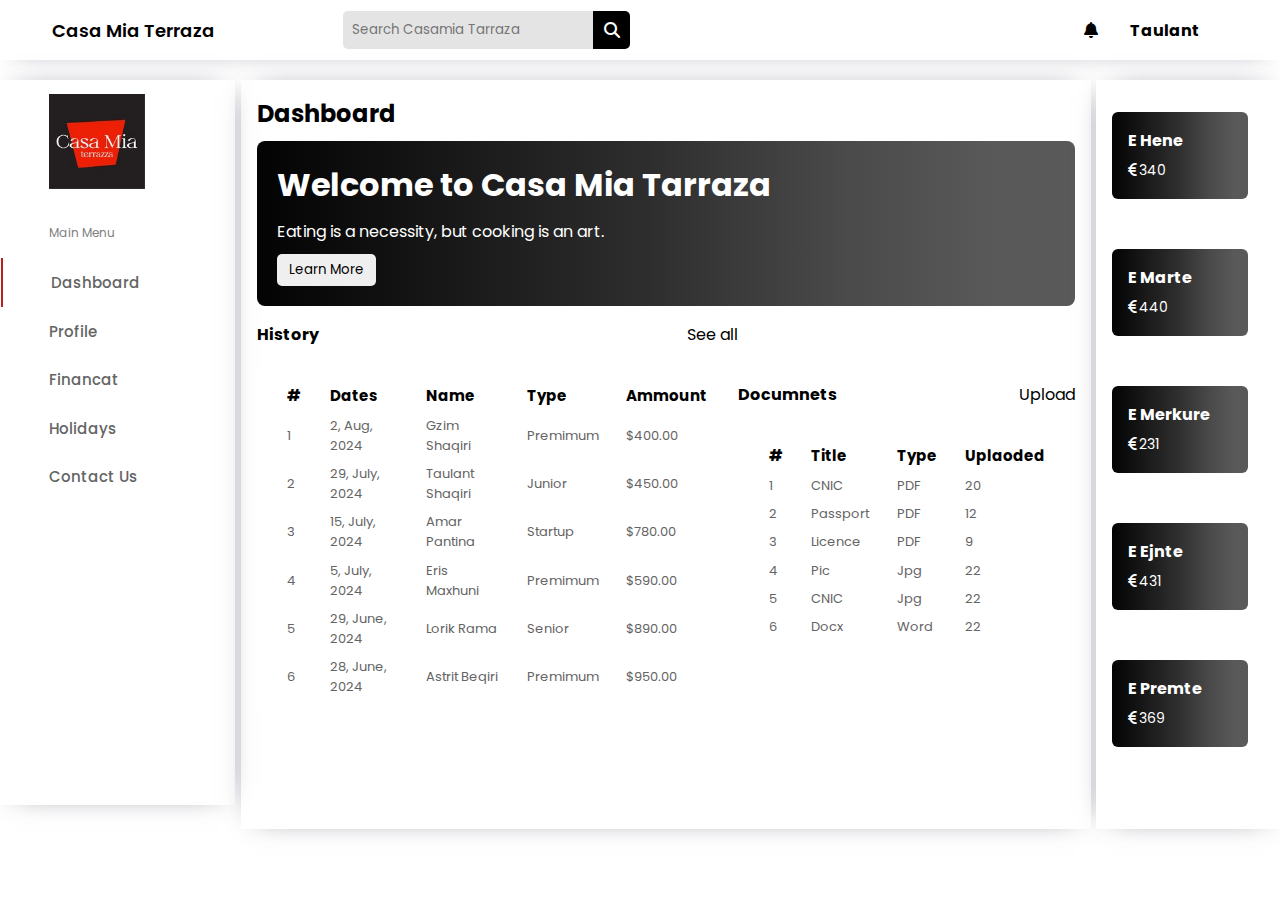
<file: index.html>
<!DOCTYPE html>
<html lang="en">
  <head>
    <meta charset="UTF-8" />
    <meta name="viewport" content="width=device-width, initial-scale=1.0" />
    <title>Casa Mia Terraza</title>
    <link rel="stylesheet" href="style.css" />
    <link rel="shortcut icon" type="x-icon" href="logo.jpg" />
    <link rel="preconnect" href="https://fonts.googleapis.com" />
    <link rel="preconnect" href="https://fonts.gstatic.com" crossorigin />
    <link
      href="https://fonts.googleapis.com/css2?family=Poppins:ital,wght@0,100;0,200;0,300;0,400;0,500;0,600;0,700;0,800;0,900;1,100;1,200;1,300;1,400;1,500;1,600;1,700;1,800;1,900&display=swap"
      rel="stylesheet"
    />
    <link
      rel="stylesheet"
      href="https://cdnjs.cloudflare.com/ajax/libs/font-awesome/6.2.0/css/all.min.css"
    />
  </head>
  <body>
    <header class="header">
      <div class="logo">
        <a href="#">Casa Mia Terraza</a>

        <div class="big-serach">
          <div class="search_box">
            <input
              type="text"
              id="filter"
              placeholder="Search Casamia Tarraza"
            />
            <i class="fa-sharp fa-solid fa-magnifying-glass"></i>
          </div>
          <div class="result-box">
            <ul>
              <li><a href="#" class="active">Dashboard</a></li>
              <li><a href="profile.html">Profile</a></li>
              <li><a href="finance.html">Financat</a></li>
              <li><a href="holiday.html">Holidays</a></li>
              <li><a href="contactus.html">Contact Us</a></li>
            </ul>
          </div>
        </div>
      </div>

      <div class="header-icons">
        <i class="fas fa-bell"></i>
        <div class="account">
          <h4 id="name">Taulant</h4>
          <i onclick="display()" id="burger-m" class="fa-solid fa-bars"></i>
        </div>
      </div>

      <!-- beofre -->

      <div class="visable">
        <div class="closing">

          <nav>
        
            <div class="vside_navbar">
              <a onclick="display1()"><img src="logo.jpg" alt="" width="70%" /></a>
              <span>Main Menu</span>
              <a href="#" class="active">Dashboard</a>
              <a href="profile.html">Profile</a>
              <a href="finance.html">Financat</a>
              <a href="holiday.html">Holidays</a>
    
              <a href="contactus.html">Contact Us</a>
            </div>
          </nav>
      
      
      </div>
        
      </div>


      <!-- before -->



    </header>
    <div class="container">
      <nav>
        
        <div class="side_navbar">
          <a href=""><img src="logo.jpg" alt="" width="70%" /></a>
          <span>Main Menu</span>
          <a href="#" class="active">Dashboard</a>
          <a href="profile.html">Profile</a>
          <a href="finance.html">Financat</a>
          <a href="holiday.html">Holidays</a>

          <a href="contactus.html">Contact Us</a>
        </div>
      </nav>

      <div class="main-body">
        <h2>Dashboard</h2>
        <div class="promo_card">
          <h1>Welcome to Casa Mia Tarraza</h1>
          <span>Eating is a necessity, but cooking is an art.</span>
          <a href="finance.html"><button>Learn More</button></a>
        </div>

        <div class="history_lists">
          <div class="list1">
            <div class="row">
              <h4>History</h4>
              <a id="remove" href="#">See all</a>
            </div>
            <table>
              <thead>
                <tr>
                  <th>#</th>
                  <th>Dates</th>
                  <th>Name</th>
                  <th>Type</th>
                  <th>Ammount</th>
                </tr>
              </thead>
              <tbody>
                <tr>
                  <td>1</td>
                  <td>2, Aug, 2024</td>
                  <td>Gzim Shaqiri</td>
                  <td>Premimum</td>
                  <td>$400.00</td>
                </tr>
                <tr>
                  <td>2</td>
                  <td>29, July, 2024</td>
                  <td>Taulant Shaqiri</td>
                  <td>Junior</td>
                  <td>$450.00</td>
                </tr>
                <tr>
                  <td>3</td>
                  <td>15, July, 2024</td>
                  <td>Amar Pantina</td>
                  <td>Startup</td>
                  <td>$780.00</td>
                </tr>
                <tr>
                  <td>4</td>
                  <td>5, July, 2024</td>
                  <td>Eris Maxhuni</td>
                  <td>Premimum</td>
                  <td>$590.00</td>
                </tr>
                <tr>
                  <td>5</td>
                  <td>29, June, 2024</td>
                  <td>Lorik Rama</td>
                  <td>Senior</td>
                  <td>$890.00</td>
                </tr>
                <tr>
                  <td>6</td>
                  <td>28, June, 2024</td>
                  <td>Astrit Beqiri</td>
                  <td>Premimum</td>
                  <td>$950.00</td>
                </tr>
              </tbody>
            </table>
          </div>

          <div class="list2">
            <div class="row">
              <h4>Documnets</h4>
              <a href="#">Upload</a>
            </div>
            <table>
              <thead>
                <tr>
                  <th>#</th>
                  <th>Title</th>
                  <th>Type</th>
                  <th>Uplaoded</th>
                </tr>
              </thead>
              <tbody>
                <tr>
                  <td>1</td>
                  <td>CNIC</td>
                  <td>PDF</td>
                  <td>20</td>
                </tr>
                <tr>
                  <td>2</td>
                  <td>Passport</td>
                  <td>PDF</td>
                  <td>12</td>
                </tr>
                <tr>
                  <td>3</td>
                  <td>Licence</td>
                  <td>PDF</td>
                  <td>9</td>
                </tr>
                <tr>
                  <td>4</td>
                  <td>Pic</td>
                  <td>Jpg</td>
                  <td>22</td>
                </tr>
                <tr>
                  <td>5</td>
                  <td>CNIC</td>
                  <td>Jpg</td>
                  <td>22</td>
                </tr>
                <tr>
                  <td>6</td>
                  <td>Docx</td>
                  <td>Word</td>
                  <td>22</td>
                </tr>
              </tbody>
            </table>
          </div>
        </div>
      </div>

      <div class="sidebar">
        <div class="balance">
          <div class="info">
            <h5>E Hene</h5>
            <span><i class="fas fa-euro"></i>340</span>
          </div>
        </div>

        <div class="balance">
          <div class="info">
            <h5>E Marte</h5>
            <span><i class="fas fa-euro"></i>440</span>
          </div>
        </div>

        <div class="balance">
          <div class="info">
            <h5>E Merkure</h5>
            <span><i class="fas fa-euro"></i>231</span>
          </div>
        </div>

        <div class="balance">
          <div class="info">
            <h5>E Ejnte</h5>
            <span><i class="fas fa-euro"></i>431</span>
          </div>
        </div>

        <div class="balance">
          <div class="info">
            <h5>E Premte</h5>
            <span><i class="fas fa-euro"></i>369</span>
          </div>
        </div>
      </div>
    </div>
  </body>

  <script src="searchbar.js"></script>
  <script src="profile.js"></script>
</html>
</file>
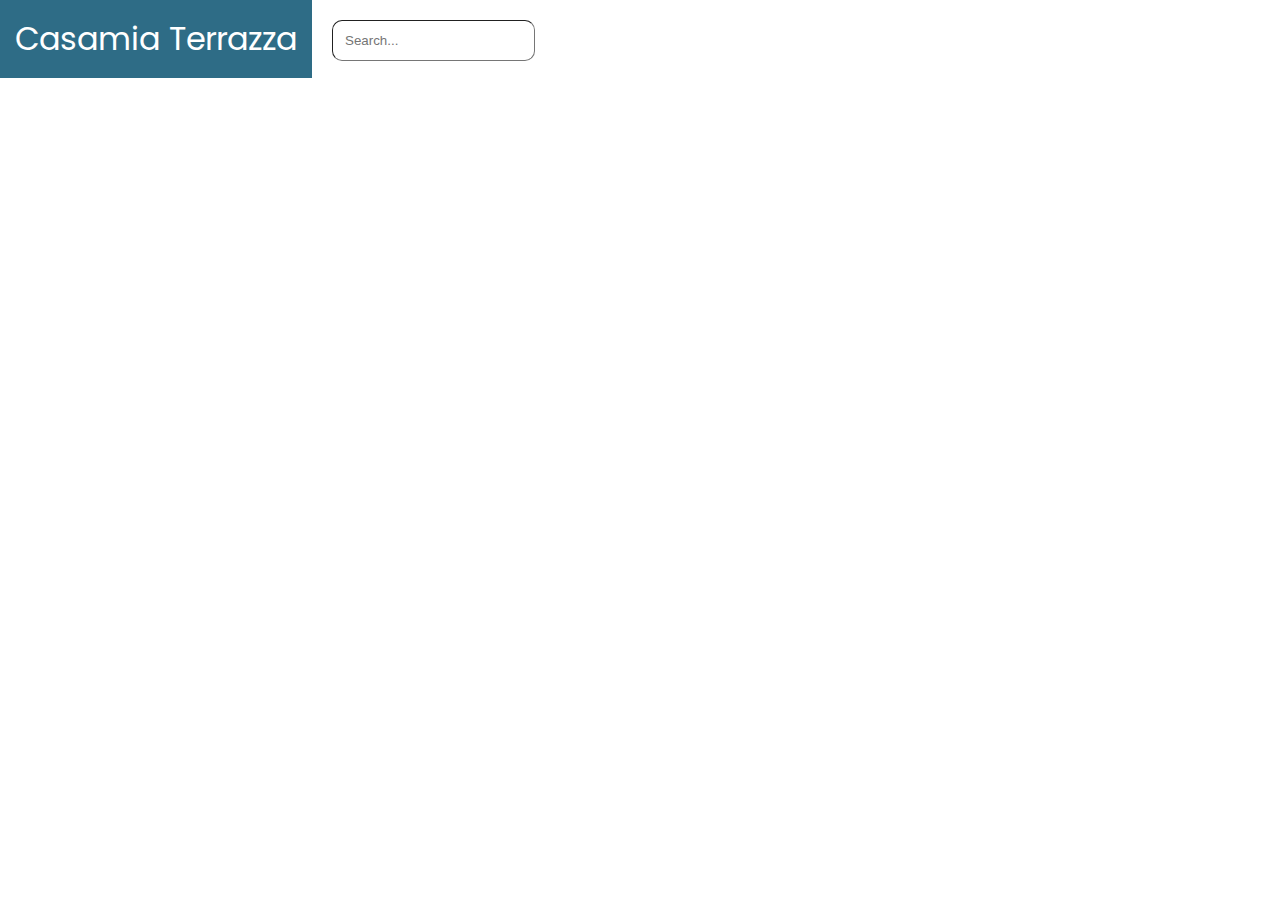
<file: casa.html>
<!DOCTYPE html>
<html lang="en">
  <head>
    <link rel="shortcut icon" type="x-icon" href="logo.jpg" />
    <meta charset="UTF-8" />
    <meta name="viewport" content="width=device-width, initial-scale=1.0" />
    <title>Casamia Terrazza</title>
    <link rel="stylesheet" href="casa.css" />

    <link rel="preconnect" href="https://fonts.googleapis.com" />
    <link rel="preconnect" href="https://fonts.gstatic.com" crossorigin />
    <link
      href="https://fonts.googleapis.com/css2?family=Playfair+Display:ital,wght@0,400..900;1,400..900&family=Poppins:ital,wght@0,100;0,200;0,300;0,400;0,500;0,600;0,700;0,800;0,900;1,100;1,200;1,300;1,400;1,500;1,600;1,700;1,800;1,900&display=swap"
      rel="stylesheet"
    />
  </head>
  <body>
    <div class="first-content">
      <div class="side-bar">
        <div class="content-logo">
          <div class="logo">
            <h1>Casamia Terrazza</h1>
          </div>
        </div>
      </div>

      <div class="search-bar">
        <input type="text" placeholder="Search..." />
      </div>
    </div>
  </body>
</html>
</file>
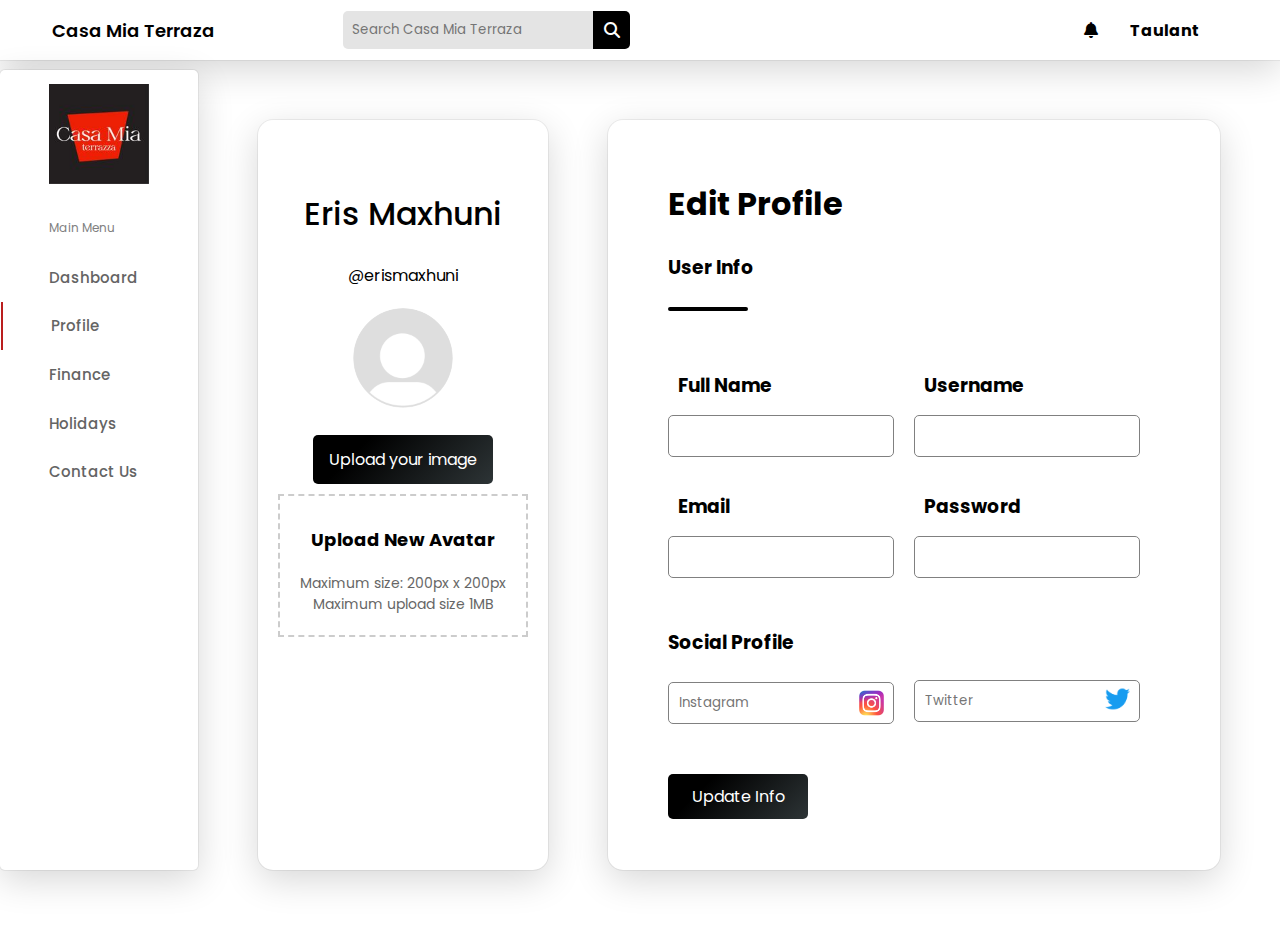
<file: profile.html>
<!DOCTYPE html>
<html lang="en">
  <head>
    <link rel="shortcut icon" type="x-icon" href="logo.jpg" />
    <meta charset="UTF-8" />
    <meta name="viewport" content="width=device-width, initial-scale=1.0" />
    <link rel="stylesheet" href="profile.css" />
    <link rel="preconnect" href="https://fonts.googleapis.com" />
    <link rel="preconnect" href="https://fonts.gstatic.com" crossorigin />
<meta name="viewport" content="width=device-width, initial-scale=1.0" />
    <link
      href="https://fonts.googleapis.com/css2?family=Poppins:ital,wght@0,100;0,200;0,300;0,400;0,500;0,600;0,700;0,800;0,900;1,100;1,200;1,300;1,400;1,500;1,600;1,700;1,800;1,900&display=swap"
      rel="stylesheet"
    />
    <link
      rel="stylesheet"
      href="https://cdnjs.cloudflare.com/ajax/libs/font-awesome/6.2.0/css/all.min.css"
    />
    <title>Casa Mia Terraza</title>
  </head>
  <body>
    <header class="header">
      <div class="logo">
        <a href="#">Casa Mia Terraza</a>
        <div class="big-search">
          <div class="search_box">
            <input
              type="text"
              id="filter"
              placeholder="Search Casa Mia Terraza"
            />
            <i class="fas fa-search"></i>
          </div>
          <div class="result-box">
            <ul>
              <li><a href="index.html" class="active">Dashboard</a></li>
              <li><a href="profile.html">Profile</a></li>
              <li><a href="finance.html">Finance</a></li>
              <li><a href="holiday.html">Holidays</a></li>
              <li><a href="contactus.html">Contact Us</a></li>
            </ul>
          </div>
        </div>
      </div>
      <div class="header-icons">
        <i class="fas fa-bell"></i>
        <div class="account">
          <h4 id="name">Taulant</h4>
        </div>
        <!-- Burger Menu Icon -->
        <div class="burger-menu">
          <div class="bar"></div>
          <div class="bar"></div>
          <div class="bar"></div>
        </div>
      </div>
    </header>
    
    <div class="container">
      <nav class="side_navbar">
        <!-- Changed div to nav -->
        <a href=""><img src="logo.jpg" alt="" width="100%" /></a>
        <span>Main Menu</span>
        <a href="index.html">Dashboard</a>
        <a href="profile.html" class="active">Profile</a>
        <a href="finance.html">Finance</a>
        <!-- Changed Finacat to Finance -->
        <a href="holiday.html">Holidays</a>
        <a href="contactus.html">Contact Us</a>
      </nav>
      <div class="hero">
        <div class="karta">
          <div class="card">
            <br /><br />
            <h1 id="profile-name">Eris Maxhuni</h1>
            <br />
            <p id="profile-username">@erismaxhuni</p>
            <img src="Default_pfp.svg.png" id="profile-pic" />
            <form id="upload-form" enctype="multipart/form-data">
              <div class="llabella">
                <label for="input-file">Upload your image</label>
              </div>
              <div class="duhetmezhduk">
                <input
                  type="file"
                  accept="image/jpeg, image/png, image/jpg"
                  id="input-file"
                  name="fileToUpload"
                />
                <input type="submit" value="Upload Image" id="upload-button" />
              </div>
              <div class="upload-box">
                <label for="avatarInput" class="upload-label"
                  >Upload New Avatar</label
                >
                <input
                  type="file"
                  id="avatarInput"
                  accept="image/*"
                  class="hidden-input"
                />
                <div class="upload-info">
                  Maximum size: 200px x 200px Maximum upload size 1MB
                </div>
              </div>
            </form>
          </div>
        </div>
        <div class="EditProfile">
          <div class="h1shi">
            <h1>Edit Profile</h1>
            <br />
          </div>
          <div class="userinfo">
            <h3>User Info</h3>
            <br />
            <hr />
            <br /><br />
          </div>
          <div class="container">
            <div class="allinformation">
              <label for="fullname"><h3>Full Name</h3></label>
              <input
                type="text"
                id="fullname"
                name="fullname"
                class="save-input"
              /><br /><br />
              <label for="password"><h3>Email</h3></label>
              <input
                type="email"
                id="password"
                name="password"
                class="save-input"
              /><br /><br />

              <br />
              <h3>Social Profile</h3>
              <br />
              <div class="social-input">
                <input
                  type="text"
                  id="instagram"
                  name="instagram"
                  placeholder="Instagram"
                  class="save-input"
                />
                <span class="icon instagram"></span>
              </div>
            </div>
            <div class="allinformation1">
              <label for="fullname1"><h3>Username</h3></label>
              <input
                type="text"
                id="fullname1"
                name="fullname1"
                class="save-input"
              /><br /><br />
              <label for="password1"><h3>Password</h3></label>
              <input
                type="password"
                id="password1"
                name="password1"
                class="save-input"
              /><br /><br />
              <br /><br /><br />
              <div class="social-input">
                <div class="twiti">
                  <input
                    type="text"
                    id="twitter"
                    name="twitter"
                    placeholder="Twitter"
                    class="save-input"
                  />
                  <span class="icon twitter"></span>
                </div>
              </div>
            </div>
          </div>
          <br />
          <br />
          <button class="creative-button" id="updateButton">Update Info</button>
        </div>
      </div>
    </div>
  </body>
   <script src="profile.js"></script>
    <script src="editprofile.js"></script>
    <script src="searchbar.js"></script>
</html>
</file>
<file: style.css>
* {
  margin: 0;
  padding: 0;
  border: none;
  outline: none;
  text-decoration: none;
  box-sizing: border-box;
  font-family: "Poppins", sans-serif;
}


.visable {
  height: 100vh;
  position: fixed;
  top: 0;
  right: -35%; 
  width: 31%;
  background-color: #fff;
  padding: 30px;
  transition: right 0.5s ease-in-out;
}

.visable.active {
  right: 0; 
}

.closing {
  display: flex;
    justify-content: center;
    align-items: flex-start;
    align-content: flex-start;

}



#burger-m{
display: none;
}

@keyframes fadeIn {
  0% {
    opacity: 0;
    transform: scale(0.5);
  }
  80% {
    opacity: 1;
    transform: scale(1);
  }
}

body {
  background: white;
}
.header {
  display: flex;
  align-items: center;
  justify-content: space-between;
  height: 60px;
  padding: 20px;
  background: #fff;
  -webkit-box-shadow: 0px 0px 29px -16px rgba(66, 68, 90, 1);
  -moz-box-shadow: 0px 0px 29px -16px rgba(66, 68, 90, 1);
  box-shadow: 0px 0px 29px -16px rgba(66, 68, 90, 1);
}
.logo {
  display: flex;
  align-items: center;
}
.logo a {
  color: #000;
  font-size: 18px;
  font-weight: 600;
  margin: 2rem 8rem 2rem 2rem;
}
.search_box {
  animation: fadeIn 1s ease-in-out;
  display: flex;
  align-items: center;
}
.search_box input {
  padding: 9px;
  width: 250px;
  background: rgb(228, 228, 228);
  border-top-left-radius: 5px;
  border-bottom-left-radius: 5px;
}
.search_box i {
  padding: 0.66rem;
  cursor: pointer;
  color: #fff;
  background: #000;
  border-top-right-radius: 5px;
  border-bottom-right-radius: 5px;
}
.header-icons {
  animation: fadeIn 1s ease-in-out;
  display: flex;
  align-items: center;
}
.header-icons i {
  margin-right: 2rem;
  cursor: pointer;
}
.header-icons .account {
  width: 130px;
  display: flex;
  align-items: center;
  justify-content: space-between;
}
.header-icons .account img {
  width: 50px;
  height: 50px !important;
  margin-right: 10px;
  cursor: pointer;
  border-radius: 50%;
}
.container {
  margin-top: 20px;
  display: flex;
  justify-content: space-between;
  animation: fadeIn 1s ease-in-out;
}

/* Side menubar section */
nav {
  background: #fff;
}
.side_navbar {
  animation: fadeIn 1s ease-in-out;
  padding: 1px;
  display: flex;
  height: 725px;
  margin-right: 6px;
  flex-direction: column;
  -webkit-box-shadow: 0px 0px 29px -16px rgba(66, 68, 90, 1);
  -moz-box-shadow: 0px 0px 29px -16px rgba(66, 68, 90, 1);
  box-shadow: 0px 0px 29px -16px rgba(66, 68, 90, 1);
}
.side_navbar span {
  color: gray;
  margin: 1rem 3rem;
  font-size: 12px;
}
.side_navbar a {
  width: 100%;
  padding: 0.8rem 3rem;
  font-weight: 500;
  font-size: 15px;
  color: rgb(100, 100, 100);
}

.links {
  margin-top: 5rem;
  display: flex;
  flex-direction: column;
}
.links a {
  font-size: 13px;
}
.side_navbar a:hover {
  background: rgb(235, 235, 235);
  transition: 0.5s ease;
}
.side_navbar .active {
  border-left: 2px solid rgb(186, 30, 30);
}

/* Main Body Section */
.main-body {
  width: 70%;
  padding: 1rem;
  -webkit-box-shadow: 0px 0px 29px -16px rgba(66, 68, 90, 1);
  -moz-box-shadow: 0px 0px 29px -16px rgba(66, 68, 90, 1);
  box-shadow: 0px 0px 29px -16px rgba(66, 68, 90, 1);
}

.promo_card {
  animation: fadeIn 1s ease-in-out;
  width: 100%;
  color: #fff;
  margin-top: 10px;
  border-radius: 8px;
  padding: 10px;
  background: rgb(4, 3, 3);
  background: linear-gradient(
    90deg,
    rgba(4, 3, 3, 1) 0%,
    rgba(47, 46, 46, 1) 48%,
    rgba(74, 74, 74, 1) 72%,
    rgba(89, 89, 89, 1) 90%
  );
}

.promo_card h1,
.promo_card span,
button {
  margin: 10px;
}
.promo_card button {
  display: block;
  padding: 6px 12px;
  border-radius: 5px;
  cursor: pointer;
}
.history_lists {
  display: flex;
  align-items: center;
  justify-content: space-between;
}
.row {
  display: flex;
  justify-content: space-between;
  align-items: center;
  margin: 1rem 0;
}

.row a {
  color: black;
}
table {
  background: #fff;
  padding: 1rem;
  text-align: left;
  border-radius: 10px;
}
table td,
th {
  padding: 0.2rem 0.8rem;
}
table th {
  font-size: 15px;
}
table td {
  font-size: 13px;
  color: rgb(100, 100, 100);
}

/* Sidebar Section */
.sidebar {
  animation: fadeIn 1s ease-in-out;
  width: 15%;
  padding: 2rem 1rem;
  background: #fff;
  -webkit-box-shadow: 0px 0px 29px -16px rgba(66, 68, 90, 1);
  -moz-box-shadow: 0px 0px 29px -16px rgba(66, 68, 90, 1);
  box-shadow: 0px 0px 29px -16px rgba(66, 68, 90, 1);
  margin-left: 5px;
}
.sidebar h4 {
  margin-bottom: 1.5rem;
}
.sidebar .balance {
  animation: fadeIn 1s ease-in-out;
  display: flex;
  align-items: center;
  margin-bottom: 50px;
}
.balance {
  color: #fff;
  font-size: 20px;
  border-radius: 6px;
  margin-right: 1rem;
  padding: 1rem;
  background: rgb(4, 3, 3);
  background: linear-gradient(
    90deg,
    rgba(4, 3, 3, 1) 0%,
    rgba(47, 46, 46, 1) 48%,
    rgba(74, 74, 74, 1) 72%,
    rgba(89, 89, 89, 1) 90%
  );
}
.balance .info h5 {
  font-size: 16px;
}
.balance .info span {
  font-size: 14px;
  color: white;
}
.balance .info i {
  margin-right: 2px;
}

#euro-icon {
  margin-right: 25px;
  background: white;
  color: black;
  padding: 10px;
  border-radius: 7px;
}
.big-search {
  position: relative;
}
.result-box {
  position: absolute;
  border-radius: 5px;
  -webkit-box-shadow: 0px 0px 29px -16px rgba(66, 68, 90, 1);
  -moz-box-shadow: 0px 0px 29px -16px rgba(66, 68, 90, 1);
  box-shadow: 0px 0px 29px -16px rgba(66, 68, 90, 1);
  background-color: #fff;
  /* visibility: hidden;
  opacity: 0; */
  display: none;
  border: none;
}
.result-box ul {
  border-top: 1px solid #999;
  padding: 7px;
}

.result-box ul li {
  list-style: none;
  border-radius: 3px;
  padding: 15px 10px;
  cursor: pointer;
}

.result-box ul li:hover {
  background-color: #e9f3ff;
}

@media screen and (min-width: 390px) and (max-width: 844px) {
  * {
    margin: 0;
    padding: 0;
    border: none;
    outline: none;
    text-decoration: none;
    box-sizing: border-box;
    font-family: "Poppins", sans-serif;
  }


  #pode{
  padding-right: 10px;
  }

  .visable {
    height: 100vh;
    position: fixed;
    top: 0;
    right: -100%; 
    width: 100%;
    background-color: #fff;
    padding: 30px;
    transition: right 0.5s ease-in-out;
  }
  
  .visable.active {
    right: 0; 
  }
  

  @keyframes fadeIn {
    0% {
      opacity: 0;
      transform: scale(0.5);
    }
    80% {
      opacity: 1;
      transform: scale(1);
    }
  }

  body {
    background: white;
  }
  .header {
    width: 100%;
  }
  .logo {
    display: flex;
    align-items: center;
  }
  .logo a {
    color: #000;
    font-size: 10px;
    font-weight: 600;
    margin: 5px;
  }
  .search_box {
    animation: fadeIn 1s ease-in-out;
    display: flex;
    align-items: center;
    margin-left: 40px;
  }
  .search_box input {
    padding: 4px;
    width: 150px;
    background: rgb(228, 228, 228);
    border-top-left-radius: 5px;
    border-bottom-left-radius: 5px;
  }

  .search_box input::placeholder {
    font-size: 9px;
  }

  .search_box i {
    padding: 5.7px;
    cursor: pointer;
    color: #fff;
    background: #000;
    border-top-right-radius: 5px;
    border-bottom-right-radius: 5px;
  }
  .header-icons {
    animation: fadeIn 1s ease-in-out;
    display: flex;
    align-items: center;
  }
  .header-icons i {
    padding-left: 30px;
    cursor: pointer;
    display: none;
    margin-right: none;
  }

  #burger-m{
    display:block;
    font-size: 20px;
    padding-left: 1px;
    cursor: pointer;
    }


    #remove{
    display: none;
    }
    

  .header-icons .account {
    font-size: 10px;
    padding-left: 20px;
    width: none;
    
  }
  .header-icons .account img {
    width: 50px;
    height: 50px !important;
    margin-right: 10px;
    cursor: pointer;
    border-radius: 50%;
  }
  .container {
    margin-top: 20px;
    display: flex;
    justify-content: space-between;
    animation: fadeIn 1s ease-in-out;
  }

  /* Side menubar section */
  nav {
    background: #fff;
  }
  .side_navbar {
    display: none;
    animation: fadeIn 1s ease-in-out;
    padding: 1px;
    display: none;
    height: 725px;
    margin-right: 6px;
    flex-direction: column;
    -webkit-box-shadow: 0px 0px 29px -16px rgba(66, 68, 90, 1);
    -moz-box-shadow: 0px 0px 29px -16px rgba(66, 68, 90, 1);
    box-shadow: 0px 0px 29px -16px rgba(66, 68, 90, 1);
  }
  .side_navbar span {
    color: gray;
    margin: 1rem 3rem;
    font-size: 10Hpx;
  }
  .side_navbar a {
    width: 100%;
    padding: 0.8rem 3rem;
    font-weight: 500;
    font-size: 10px;
    color: rgb(100, 100, 100);
  }

  .links {
    margin-top: 5rem;
    display: flex;
    flex-direction: column;
  }
  .links a {
    font-size: 13px;
  }
  .side_navbar a:hover {
    background: rgb(235, 235, 235);
    transition: 0.5s ease;
  }
  .side_navbar .active {
    border-left: 2px solid rgb(186, 30, 30);
  }

  /* Main Body Section */
  .main-body {
    width: 100%;
    padding: 1rem;
    -webkit-box-shadow: 0px 0px 29px -16px rgba(66, 68, 90, 1);
    -moz-box-shadow: 0px 0px 29px -16px rgba(66, 68, 90, 1);
    box-shadow: 0px 0px 29px -16px rgba(66, 68, 90, 1);
  }

  .list2 {
    display: none;
  }

  table {
    font-size: 10px;
  }
  .promo_card {
    animation: fadeIn 1s ease-in-out;
    width: 100%;
    color: #fff;
    margin-top: 10px;
    border-radius: 8px;
    padding: 10px;
    background: rgb(4, 3, 3);
    background: linear-gradient(
      90deg,
      rgba(4, 3, 3, 1) 0%,
      rgba(47, 46, 46, 1) 48%,
      rgba(74, 74, 74, 1) 72%,
      rgba(89, 89, 89, 1) 90%
    );
  }

  .promo_card h1 {
    font-size: 20px;
  }
  .promo_card span,
  button {
    margin: 10px;
    font-size: 10px;
  }
  .promo_card button {
    display: block;
    padding: 6px 12px;
    border-radius: 5px;
    cursor: pointer;
  }
  .history_lists {
    display: flex;
    align-items: center;
    justify-content: space-between;
  }
  .row {
    display: flex;
    justify-content: space-between;
    align-items: center;
  }

  .row a {
    color: black;
  }
  table {
    background: #fff;
    margin: 1px;
    padding: 0;
    text-align: left;
    border-radius: 10px;
  }
  table td,
 

  table th {
    font-size: 11px;
  }
  table td {
    font-size: 10px;
    color: rgb(100, 100, 100);
  }

  /* Sidebar Section */
  .sidebar {
    display: none;
    animation: fadeIn 1s ease-in-out;
    width: 15%;
    padding: 2rem 1rem;
    background: #fff;
    -webkit-box-shadow: 0px 0px 29px -16px rgba(66, 68, 90, 1);
    -moz-box-shadow: 0px 0px 29px -16px rgba(66, 68, 90, 1);
    box-shadow: 0px 0px 29px -16px rgba(66, 68, 90, 1);
    margin-left: 5px;
  }
  .sidebar h4 {
    margin-bottom: 1.5rem;
  }
  .sidebar .balance {
    animation: fadeIn 1s ease-in-out;
    display: flex;
    align-items: center;
    margin-bottom: 50px;
  }
  .balance {
    color: #fff;
    font-size: 20px;
    border-radius: 6px;
    margin-right: 1rem;
    padding: 1rem;
    background: rgb(4, 3, 3);
    background: linear-gradient(
      90deg,
      rgba(4, 3, 3, 1) 0%,
      rgba(47, 46, 46, 1) 48%,
      rgba(74, 74, 74, 1) 72%,
      rgba(89, 89, 89, 1) 90%
    );
  }
  .balance .info h5 {
    font-size: 16px;
  }
  .balance .info span {
    font-size: 14px;
    color: white;
  }
  .balance .info i {
    margin-right: 2px;
  }

  #euro-icon {
    margin-right: 25px;
    background: white;
    color: black;
    padding: 10px;
    border-radius: 7px;
  }
  .big-search {
    position: relative;
  }
  .result-box {
    position: absolute;
    border-radius: 5px;
    -webkit-box-shadow: 0px 0px 29px -16px rgba(66, 68, 90, 1);
    -moz-box-shadow: 0px 0px 29px -16px rgba(66, 68, 90, 1);
    box-shadow: 0px 0px 29px -16px rgba(66, 68, 90, 1);
    background-color: #fff;
    /* visibility: hidden;
  opacity: 0; */
    display: none;
    border: none;
  }
  .result-box ul {
    border-top: 1px solid #999;
    padding: 7px;
  }

  .result-box ul li {
    list-style: none;
    border-radius: 3px;
    padding: 15px 10px;
    cursor: pointer;
  }

  .result-box ul li:hover {
    background-color: #e9f3ff;
  }
}











.vside_navbar {

  animation: fadeIn 1s ease-in-out;
  padding: 1px;
  display: flex;
  height: 725px;
  margin-right: 6px;
  flex-direction: column;
}

.vside_navbar a {
  width: 100%;
  padding: 0.8rem 3rem;
  font-weight: 500;
  font-size: 10px;
  color: rgb(100, 100, 100);
}

.vside_navbar span {
  color: gray;
  margin: 1rem 3rem;
  font-size: 10px;
}

.vside_navbar .active {
  border-left: 2px solid rgb(186, 30, 30);
}

nav {
  background: #fff;
}
</file>
<file: casa.css>
.logo{
background-color: #2e6c86;
color: white;
padding: 15px;
}

.logo h1 {
    font-family: 'Poppins', sans-serif;
    font-weight: 400;
    font-style: normal;
    margin: 0;
  }
  

.content-logo{
display: flex;
justify-content: start;
}



*{
padding: 0;
margin: 0;
}


 
  .search-bar {
    color: white;
    margin: 20px;
  }
  
  input[type="text"] {
    width: 100%;
padding: 12px;
    box-sizing: border-box;
    border-radius: 10px;
    border-width: 0.5px ;
    
  }
  

  .first-content{
display: flex;

  }
</file>
<file: profile.css>
* {
  margin: 0;
  padding: 0;
  border: none;
  outline: none;
  text-decoration: none;
  box-sizing: border-box;
  font-family: "Poppins", sans-serif;
}
body {
  background-color: white;
}

@keyframes fadeIn {
  0% {
    opacity: 0;
    transform: scale(0.5);
  }
  80% {
    opacity: 1;
    transform: scale(1);
  }
}

.header {
  display: flex;
  align-items: center;
  justify-content: space-between;
  height: 60px;
  padding: 20px;
  background: #fff;
  box-shadow: rgba(0, 0, 0, 0.16) 0px 10px 36px 0px,
    rgba(0, 0, 0, 0.06) 0px 0px 0px 1px;
}
.logo {
  display: flex;
  align-items: center;
}
.logo a {
  color: #000;
  font-size: 18px;
  font-weight: 600;
  margin: 2rem 8rem 2rem 2rem;
}

.header-icons {
  animation: fadeIn 1s ease-in-out;
  display: flex;
  align-items: center;
}
.header-icons i {
  margin-right: 2rem;
  cursor: pointer;
}
.header-icons .account {
  width: 130px;
  display: flex;
  align-items: center;
  justify-content: space-between;
}
.header-icons .account img {
  width: 50px;
  height: 50px !important;
  margin-right: 10px;
  cursor: pointer;
  border-radius: 50%;
}

nav {
  background: #fff;
}
.side_navbar {
  animation: fadeIn 0.9s ease-in-out;
  padding: 1px;
  margin-top: 10px;
  display: flex;
  border-radius: 5px;
  height: 800px;
  flex-direction: column;
  box-shadow: rgba(0, 0, 0, 0.16) 0px 10px 36px 0px,
    rgba(0, 0, 0, 0.06) 0px 0px 0px 1px;
}
.side_navbar span {
  color: gray;
  margin: 1rem 3rem;
  font-size: 12px;
}
.side_navbar a {
  width: 100%;
  padding: 0.8rem 3rem;
  font-weight: 500;
  font-size: 15px;
  color: rgb(100, 100, 100);
}
.links {
  margin-top: 5rem;
  display: flex;
  flex-direction: column;
}
.links a {
  font-size: 13px;
}
.side_navbar a:hover {
  background: rgb(235, 235, 235);
  transition: 0.5s ease;
}
.side_navbar .active {
  border-left: 2px solid rgb(186, 30, 30);
}

.hero {
  display: flex;
  justify-content: space-between;
  margin: 30px;
  width: 100%;
}
.userinfo hr {
  color: #123455;
  width: 80px;
  border: 2px solid black;
  border-radius: 10px;
}

.card {
  animation: fadeIn 0.9s ease-in-out;
  margin: 30px;
  padding: 20px;
  border-radius: 15px;
  height: 750px;
  background: #fff;
  text-align: center;
  box-shadow: rgba(0, 0, 0, 0.16) 0px 10px 36px 0px,
    rgba(0, 0, 0, 0.06) 0px 0px 0px 1px;
  margin: 20pxHJ;
}
.card h1 {
  font-weight: 500;
  color: #000;
}
.card img {
  width: 100px;
  height: 100px;
  border-radius: 50%;
  margin-top: 20px;
  margin-bottom: 10px;
}

.llabella label {
  display: block;
  width: 180px;
  background-image: linear-gradient(315deg, #2d3436 0%, #000000 74%);
  color: white;
  padding: 12px;
  margin: 10px auto;
  border-radius: 5px;
  cursor: pointer;
}

.duhetmezhduk input {
  display: none;
}

.EditProfile {
  animation: fadeIn 0.9s ease-in-out;
  background-color: white;
  padding: 60px;
  margin-top: 100px;
  margin: 30px;
  height: 750px;
  box-shadow: rgba(0, 0, 0, 0.16) 0px 10px 36px 0px,
    rgba(0, 0, 0, 0.06) 0px 0px 0px 1px;

  border-radius: 15px;
  border: none;
  width: 75%;
}

.container {
  display: flex;
}

.allinformation,
.allinformation1 {
  width: 50%;
  padding-right: 20px;
}

label {
  display: block;
  margin-bottom: 5px;
  padding: 10px;
}
.informatat {
  width: 100%;
}
.allinformation1 button {
  float: left;
}

.container input {
  width: 100%;
  padding: 10px;
  border-radius: 5px;
  border: 1px solid gray;
}
button {
  display: block;
  width: 140px;
  background-image: linear-gradient(315deg, #2d3436 0%, #000000 74%);
  color: white;
  padding: 12px;

  border-radius: 5px;
  cursor: pointer;
  border: none;
}
.button:hover {
  transition: 0.5s ease-in-out;
}

.social-input {
  position: relative;
}

.icon {
  position: absolute;
  top: 50%;
  transform: translateY(-50%);
  right: 10px;
  width: 25px;
  height: 25px;
  background-repeat: no-repeat;
  background-size: contain;
}
.twiti {
  margin-top: 2px;
}

.icon.instagram {
  background-image: url("instagram.png");
}

.icon.twitter {
  background-image: url("twitter.png");
}

.upload-box {
  border: 2px dashed #ccc;
  padding: 20px;
  text-align: center;
  width: 250px;
  margin: 0 auto;
}

.upload-label {
  display: block;
  font-size: 18px;
  font-weight: bold;
  margin-bottom: 10px;
}

.hidden-input {
  display: none;
}

.upload-info {
  margin-top: 10px;
  font-size: 14px;
  color: #666;
}

.creative-button {
  padding: 10px 20px;
  font-size: 16px;
  background-color: #3498db;
  color: #fff;
  border: none;
  cursor: pointer;
  outline: none;
  position: relative;
  overflow: hidden;
  transition: background-color 0.3s ease;
}

.creative-button::before {
  content: "";
  position: absolute;
  top: 50%;
  left: 50%;
  width: 300%;
  height: 300%;
  background-color: rgba(255, 255, 255, 0.1);
  transition: transform 0.5s ease, opacity 0.3s ease;
  transform: translate(-50%, -50%) rotate(45deg);
  opacity: 0;
  pointer-events: none;
}

.creative-button:hover::before {
  opacity: 1;
  transform: translate(-50%, -50%) rotate(45deg) scale(2);
}

.creative-button:hover {
  background-color: #2980b9;
  box-shadow: 0 0 20px rgba(0, 0, 0, 0.2);
}
.search_box input {
  padding: 9px;
  width: 250px;
  background: rgb(228, 228, 228);
  border-top-left-radius: 5px;
  border-bottom-left-radius: 5px;
}

.search_box {
  animation: fadeIn 1s ease-in-out;
  display: flex;
  align-items: center;
}

.search_box i {
  padding: 0.66rem;
  cursor: pointer;
  color: #fff;
  background: #000;
  border-top-right-radius: 5px;
  border-bottom-right-radius: 5px;
}

#euro-icon {
  margin-right: 25px;
  background: white;
  color: black;
  padding: 10px;
  border-radius: 7px;
}
.big-search {
  position: relative;
}
.result-box {
  position: absolute;
  border-radius: 5px;
  -webkit-box-shadow: 0px 0px 29px -16px rgba(66, 68, 90, 1);
  -moz-box-shadow: 0px 0px 29px -16px rgba(66, 68, 90, 1);
  box-shadow: 0px 0px 29px -16px rgba(66, 68, 90, 1);
  background-color: #fff;
   visibility: hidden; 
  border: none;
}
.result-box ul {
  border-top: 1px solid #999;
  padding: 7px;
}

.result-box ul li {
  list-style: none;
  border-radius: 3px;
  padding: 15px 10px;
  cursor: pointer;
}

.result-box ul li:hover {
  background-color: #e9f3ff;
}


@media screen and (max-width: 932px) and (min-width: 430px){



.side_navbar img{
width: 68px;
margin-top: -13px;
}
.side_navbar{
  flex-direction: row;
  height: 70px;
}



.header{
  display: none;
}
  
.hero {
  flex-direction: column; /* Stack items vertically for mobile */
  align-items: center; /* Center items horizontally */
}

.card,
.EditProfile {
  width: 90%; /* Adjust width for better mobile display */
  margin-top: 20px; /* Add space between menu and content */
}

}
</file>
